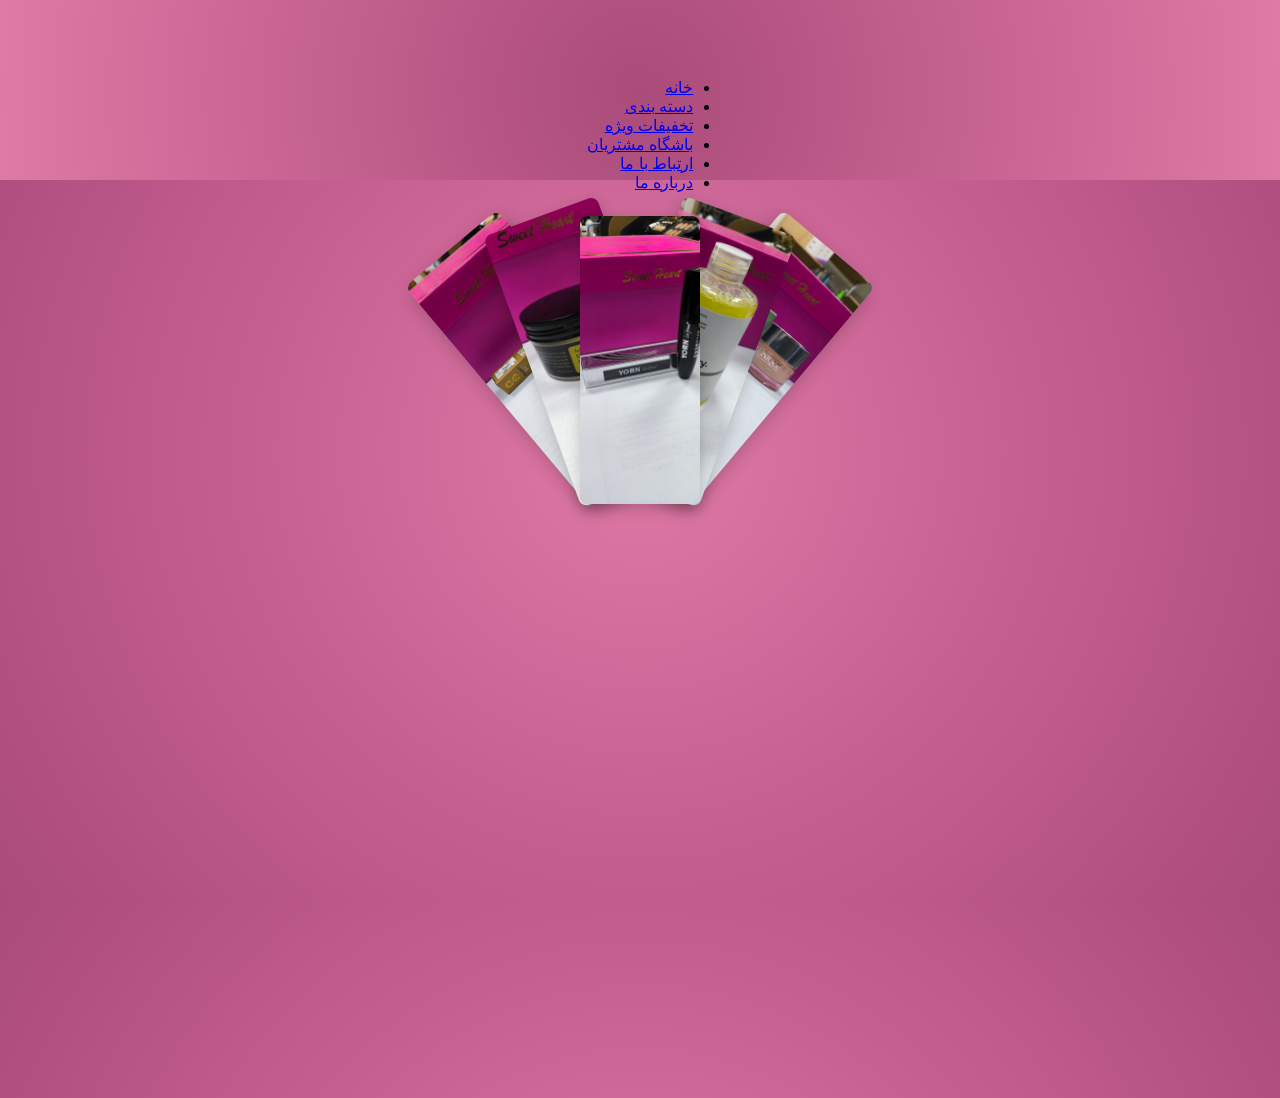
<file: frontend/publick/index.html>
<!doctype html>
<html lang="fa" dir="rtl">
  <head>
    <meta charset="UTF-8" />
    <meta
      name="viewport"
      content="width=device-width, initial-scale=1.0, user-scalable=no"
    />
    <title>Djavu</title>
    <link rel="stylesheet" href="../shared/main.css" />
    <link rel="stylesheet" href="style.css" />
  </head>

  <body>
    <header>
      <div class="mobile-header">
  <div class="mobile-top-header">
    <div class="logo">
      <span>DEJAVU</span>
    </div>

    <div class="off">
      <button class="discount-btn">
        <svg width="16" height="16" viewBox="0 0 24 24" fill="none" xmlns="http://www.w3.org/2000/svg">
          <path d="M12 2L15 8.5L22 9.5L17 14L18.5 21L12 17.5L5.5 21L7 14L2 9.5L9 8.5L12 2Z" stroke="white" stroke-width="1.5" fill="none"/>
          <path d="M12 5L13.5 9L17.5 9.5L14.5 12L15.5 16L12 14L8.5 16L9.5 12L6.5 9.5L10.5 9L12 5Z" fill="white" opacity="0.8"/>
        </svg>
        تخفیفات ویژه
      </button>
    </div>
  </div>

  <div class="mobile-bottom-header">
    <div class="search">
      <form class="search-form">
        <button type="submit" class="search-btn">
          <svg width="18" height="18" viewBox="0 0 24 24" fill="none" xmlns="http://www.w3.org/2000/svg">
            <path d="M21 21L16.5 16.5M19 10.5C19 15.1944 15.1944 19 10.5 19C5.80558 19 2 15.1944 2 10.5C2 5.80558 5.80558 2 10.5 2C15.1944 2 19 5.80558 19 10.5Z" stroke="white" stroke-width="1.5" stroke-linecap="round" fill="none"/>
          </svg>
        </button>
        <input type="text" class="search-input" placeholder="جستجوی محصولات ...">
      </form>
    </div>
  </div>
</div>

      <div class="desktop-header">
        <div class="header-top"></div>
        <div class="header-bottom">
          <!-- منوی دسکتاپ -->
          <nav class="desktop-menu">
            <ul class="nav-links">
              <li><a href="#">خانه</a></li>
              <li><a href="#">دسته بندی</a></li>
              <li><a href="#">تخفیفات ویژه</a></li>
              <li><a href="#">باشگاه مشتریان</a></li>
              <li><a href="#">ارتباط با ما</a></li>
              <li><a href="#">درباره ما</a></li>
            </ul>
          </nav>
        </div>
    </header>

    <div class="body-container">
      <div class="collection-gallery">
        <div class="main-picture"></div>
        <div class="main-picture"></div>
        <div class="main-picture"></div>
        <div class="main-picture"></div>
        <div class="main-picture"></div>
      </div>
    </div>

    <div class="tabbar-container">
      <div class="tabbar">
        <li>
          <a href="index.html" class="tabbar-link">
            <svg width="30" height="30" viewBox="0 0 24 24" fill="none" xmlns="http://www.w3.org/2000/svg">
             <path d="M3 9L12 3L21 9V20H15V14H9V20H3V9Z" stroke="white" stroke-width="1.5" stroke-linecap="round" stroke-linejoin="round" fill="none"/>
            </svg>
            <span>خانه</span>
          </a>
        </li>
        <li>
          <a href="#" class="tabbar-link">
            <svg width="30" height="30" viewBox="0 0 24 24" fill="none" xmlns="http://www.w3.org/2000/svg">
              <rect x="3" y="3" width="7" height="7" rx="1.5" stroke="white" stroke-width="1.5" fill="none"/>
              <rect x="14" y="3" width="7" height="7" rx="1.5" stroke="white" stroke-width="1.5" fill="none"/>
              <rect x="3" y="14" width="7" height="7" rx="1.5" stroke="white" stroke-width="1.5" fill="none"/>
              <rect x="14" y="14" width="7" height="7" rx="1.5" stroke="white" stroke-width="1.5" fill="none"/>
            </svg>
            <span>دسته بندی</span>
          </a>
        </li>
        <li>
          <a href="pages/basket.html" class="tabbar-link">
            <svg width="30" height="30" viewBox="0 0 24 24" fill="none" xmlns="http://www.w3.org/2000/svg">
              <path d="M6 6H20L18 15H7L6 6ZM6 6L5 3H2" stroke="white" stroke-width="1.5" stroke-linecap="round" stroke-linejoin="round" fill="none"/>
              <circle cx="8" cy="18" r="1.5" stroke="white" stroke-width="1.5" fill="none"/>
              <circle cx="17" cy="18" r="1.5" stroke="white" stroke-width="1.5" fill="none"/>
              <line x1="10" y1="9" x2="16" y2="9" stroke="white" stroke-width="1.5" stroke-linecap="round"/>
            </svg>
            <span>سبد خرید</span>
          </a>
        </li>
        <li>
          <a href="#" class="tabbar-link">
            <svg width="30" height="30" viewBox="0 0 24 24" fill="none" xmlns="http://www.w3.org/2000/svg">
              <circle cx="12" cy="8" r="4" stroke="white" stroke-width="1.5" fill="none"/>
              <path d="M5 20V19C5 15.7 7.7 13 11 13H13C16.3 13 19 15.7 19 19V20" stroke="white" stroke-width="1.5" stroke-linecap="round" fill="none"/>
            </svg>
            <span>پروفایل</span>
          </a>
        </li>
      </div>
    </div>

    <script src="js/main.js"></script>
  </body>
</html>
</file>
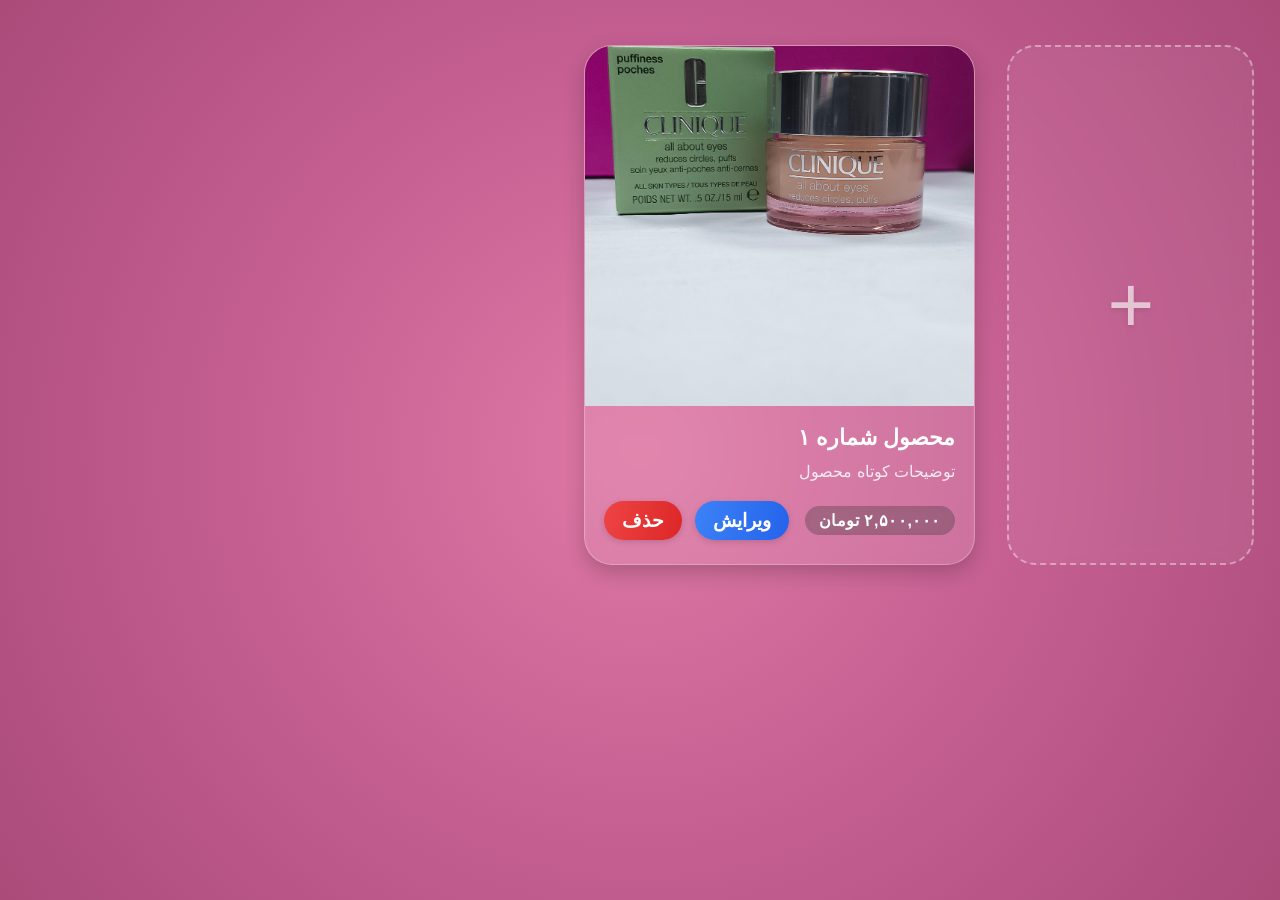
<file: frontend/admin/pages/managment.html>
<!doctype html>
<html lang="fa" dir="rtl">
  <head>
    <meta charset="UTF-8" />
    <meta name="viewport" content="width=device-width, initial-scale=1.0" />
    <title>Djavu</title>
    <link rel="stylesheet" href="../../shared/main.css" />
    <link rel="stylesheet" href="../../shared/list-products.css" />
  </head>
  <body>
    <div class="product-collection">
      <!-- دکمه افزودن محصول -->
      <div class="box-product">
        <a href="#" class="add-product-link">
          <div class="plus-container">
            <span>+</span>
          </div>
        </a>
      </div>

      <div class="box-product">
        <div class="product-card">
          <div class="product-image product-n1"></div>
          <div class="product-info">
            <h3 class="product-name">محصول شماره ۱</h3>
            <p class="product-desc">توضیحات کوتاه محصول</p>
            <div class="product-footer">
              <span class="product-price">۲,۵۰۰,۰۰۰ تومان</span>
              <div class="product-actions">
                <button class="product-btn btn-edit">ویرایش</button>
                <button class="product-btn btn-delete">حذف</button>
              </div>
            </div>
          </div>
        </div>
      </div>
    </div>
  </body>
</html>
</file>
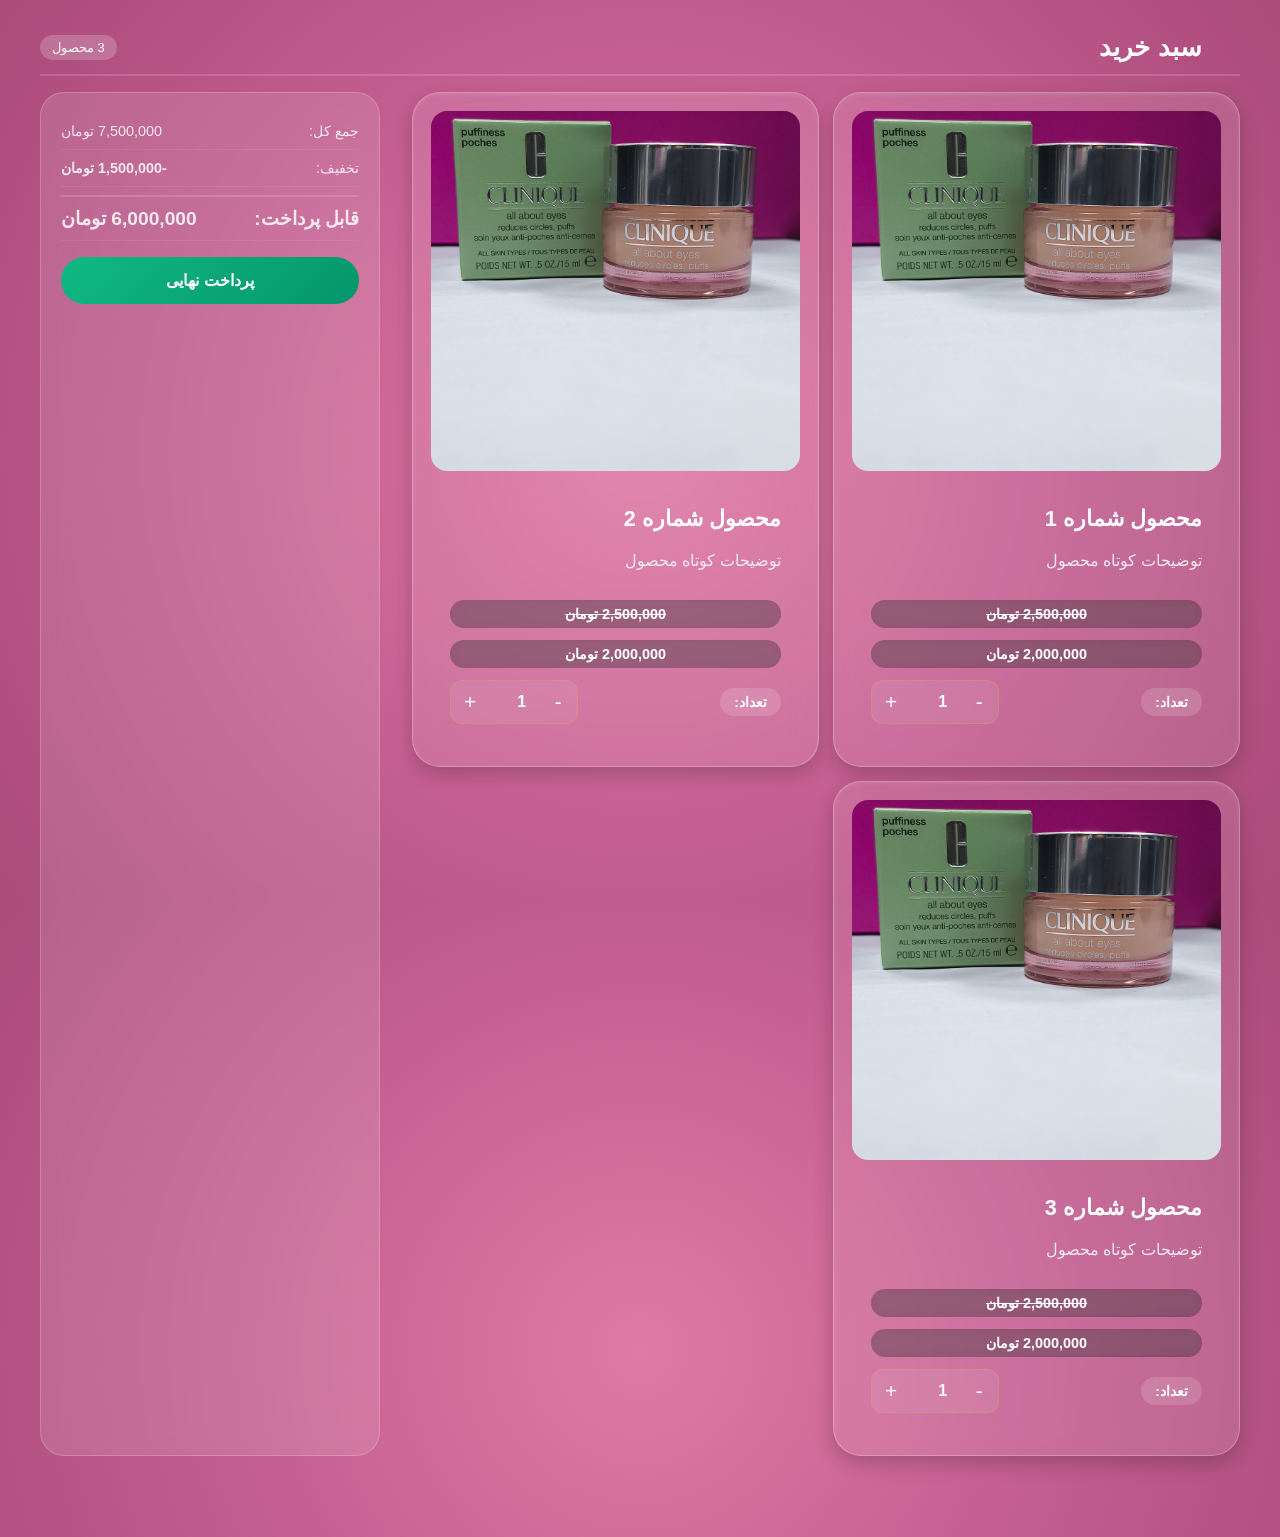
<file: frontend/publick/pages/basket.html>
<!doctype html>
<html lang="fa" dir="rtl">
  <head>
    <meta charset="UTF-8" />
    <meta name="viewport" content="width=device-width, initial-scale=1.0" />
    <title>DEJAVU</title>
    <link rel="stylesheet" href="../../shared/main.css" />
    <link rel="stylesheet" href="../styles/basket.css" />
    <link rel="stylesheet" href="../../shared/list-products.css" />
  </head>
  <body>
    <div class="basket-container">
      <div class="basket-header">
        <h2>سبد خرید</h2>
        <span class="item-count">3 محصول</span>
      </div>

      <div class="basket-content">
        <div class="basket-items">
          <div class="body-basket">
            <div class="box-product">
              <div class="product-card">
                <div class="product-image product-n1"></div>
                <div class="product-info">
                  <h3 class="product-name">محصول شماره 1</h3>
                  <p class="product-desc">توضیحات کوتاه محصول</p>
                  <div class="basket-product-footer">
                    <span class="basket-product-price">2,500,000 تومان</span>
                    <span class="basket-product-price-off"
                      >2,000,000 تومان</span
                    >
                    <div class="product-actions">
                      <span class="number-text">تعداد:</span>

                      <div class="purchase-section">
                        <div class="quantity-selector">
                          <button class="qty-btn" onclick="decreaseQty()">
                            -
                          </button>
                          <input
                            type="number"
                            id="quantity"
                            value="1"
                            min="1"
                            max="10"
                            readonly
                          />
                          <button class="qty-btn" onclick="increaseQty()">
                            +
                          </button>
                        </div>
                      </div>
                    </div>
                  </div>
                </div>
              </div>
            </div>

            <div class="box-product">
              <div class="product-card">
                <div class="product-image product-n1"></div>
                <div class="product-info">
                  <h3 class="product-name">محصول شماره 2</h3>
                  <p class="product-desc">توضیحات کوتاه محصول</p>
                  <div class="basket-product-footer">
                    <span class="basket-product-price">2,500,000 تومان</span>
                    <span class="basket-product-price-off"
                      >2,000,000 تومان</span
                    >
                    <div class="product-actions">
                      <span class="number-text">تعداد:</span>

                      <div class="purchase-section">
                        <div class="quantity-selector">
                          <button class="qty-btn" onclick="decreaseQty()">
                            -
                          </button>
                          <input
                            type="number"
                            id="quantity"
                            value="1"
                            min="1"
                            max="10"
                            readonly
                          />
                          <button class="qty-btn" onclick="increaseQty()">
                            +
                          </button>
                        </div>
                      </div>
                    </div>
                  </div>
                </div>
              </div>
            </div>

            <div class="box-product">
              <div class="product-card">
                <div class="product-image product-n1"></div>
                <div class="product-info">
                  <h3 class="product-name">محصول شماره 3</h3>
                  <p class="product-desc">توضیحات کوتاه محصول</p>
                  <div class="basket-product-footer">
                    <span class="basket-product-price">2,500,000 تومان</span>
                    <span class="basket-product-price-off"
                      >2,000,000 تومان</span
                    >
                    <div class="product-actions">
                      <span class="number-text">تعداد:</span>

                      <div class="purchase-section">
                        <div class="quantity-selector">
                          <button class="qty-btn" onclick="decreaseQty()">
                            -
                          </button>
                          <input
                            type="number"
                            id="quantity"
                            value="1"
                            min="1"
                            max="10"
                            readonly
                          />
                          <button class="qty-btn" onclick="increaseQty()">
                            +
                          </button>
                        </div>
                      </div>
                    </div>
                  </div>
                </div>
              </div>
            </div>
          </div>
        </div>

        <div class="basket-summary">
          <div class="summary-row">
            <span>جمع کل:</span>
            <span>7,500,000 تومان</span>
          </div>
          <div class="summary-row">
            <span>تخفیف:</span>
            <span class="discount">-1,500,000 تومان</span>
          </div>
          <div class="summary-row total-price">
            <span>قابل پرداخت:</span>
            <span>6,000,000 تومان</span>
          </div>
          <button class="checkout-btn">پرداخت نهایی</button>
        </div>
      </div>
    </div>
    <div class="tabbar-container">
      <div class="tabbar">
        <li>
          <a href="../index.html" class="tabbar-link">
            <svg
              width="30"
              height="30"
              viewBox="0 0 24 24"
              fill="none"
              xmlns="http://www.w3.org/2000/svg"
            >
              <path
                d="M3 9L12 3L21 9V20H15V14H9V20H3V9Z"
                stroke="white"
                stroke-width="1.5"
                stroke-linecap="round"
                stroke-linejoin="round"
                fill="none"
              />
            </svg>
            <span>خانه</span>
          </a>
        </li>
        <li>
          <a href="#" class="tabbar-link">
            <svg
              width="30"
              height="30"
              viewBox="0 0 24 24"
              fill="none"
              xmlns="http://www.w3.org/2000/svg"
            >
              <rect
                x="3"
                y="3"
                width="7"
                height="7"
                rx="1.5"
                stroke="white"
                stroke-width="1.5"
                fill="none"
              />
              <rect
                x="14"
                y="3"
                width="7"
                height="7"
                rx="1.5"
                stroke="white"
                stroke-width="1.5"
                fill="none"
              />
              <rect
                x="3"
                y="14"
                width="7"
                height="7"
                rx="1.5"
                stroke="white"
                stroke-width="1.5"
                fill="none"
              />
              <rect
                x="14"
                y="14"
                width="7"
                height="7"
                rx="1.5"
                stroke="white"
                stroke-width="1.5"
                fill="none"
              />
            </svg>
            <span>دسته بندی</span>
          </a>
        </li>
        <li>
          <a href="basket.html" class="tabbar-link">
            <svg
              width="30"
              height="30"
              viewBox="0 0 24 24"
              fill="none"
              xmlns="http://www.w3.org/2000/svg"
            >
              <path
                d="M6 6H20L18 15H7L6 6ZM6 6L5 3H2"
                stroke="white"
                stroke-width="1.5"
                stroke-linecap="round"
                stroke-linejoin="round"
                fill="none"
              />
              <circle
                cx="8"
                cy="18"
                r="1.5"
                stroke="white"
                stroke-width="1.5"
                fill="none"
              />
              <circle
                cx="17"
                cy="18"
                r="1.5"
                stroke="white"
                stroke-width="1.5"
                fill="none"
              />
              <line
                x1="10"
                y1="9"
                x2="16"
                y2="9"
                stroke="white"
                stroke-width="1.5"
                stroke-linecap="round"
              />
            </svg>
            <span>سبد خرید</span>
          </a>
        </li>
        <li>
          <a href="#" class="tabbar-link">
            <svg
              width="30"
              height="30"
              viewBox="0 0 24 24"
              fill="none"
              xmlns="http://www.w3.org/2000/svg"
            >
              <circle
                cx="12"
                cy="8"
                r="4"
                stroke="white"
                stroke-width="1.5"
                fill="none"
              />
              <path
                d="M5 20V19C5 15.7 7.7 13 11 13H13C16.3 13 19 15.7 19 19V20"
                stroke="white"
                stroke-width="1.5"
                stroke-linecap="round"
                fill="none"
              />
            </svg>
            <span>پروفایل</span>
          </a>
        </li>
      </div>
    </div>
  </body>
</html>
</file>
<file: frontend/shared/main.css>
* {
  box-sizing: border-box;
  padding: 0;
  margin: 0;
}

body {
  width: 100vw;
  height: 100vh;
  overflow-x: hidden;
  font-family: "Segoe UI", Tahoma, Geneva, Verdana, sans-serif;
  background: radial-gradient(circle, #df79a5, #c55f92, #aa4b7a);
}

header {
  height: 14vh;
  width: 100vw;
  background: radial-gradient(circle, #aa4b7a, #df79a5);
}

.mobile-top-header {
  height: 7vh;
  width: 100%;
  display: grid;
  align-items: center;
  grid-template-columns: repeat(2, 1fr);
  justify-content: space-between;
}

.mobile-bottom-header {
  height: 7vh;
  width: 100%;
  display: flex;
  justify-content: center;
  align-items: center;
  border-top: 1px solid rgba(255, 255, 255, 1);
}

.search {
  display: flex;
  align-items: center;
  justify-content: center;
}
/* ========== هدر موبایل ========== */
.mobile-header {
  width: 100%;
  height: 100%;
}

.mobile-top-header {
  height: 7vh;
  width: 100%;
  display: grid;
  grid-template-columns: repeat(2, 1fr);
  align-items: center;
  padding: 0 15px;
}

.logo span {
  font-size: 2rem;
  font-weight: bold;
  color: white;
  letter-spacing: 2px;
  text-shadow: 2px 2px 4px rgba(0, 0, 0, 0.2);
}

.off {
  display: flex;
  justify-content: center;
  align-items: center;
}

.discount-btn {
  background: rgba(255, 255, 255, 0.2);
  border: 1px solid rgba(255, 255, 255, 0.3);
  color: white;
  padding: 10px 15px;
  border-radius: 25px;
  font-size: 1.1rem;
  font-weight: 500;
  display: flex;
  align-items: center;
  gap: 6px;
  cursor: pointer;
  transition: all 0.3s ease;
  backdrop-filter: blur(5px);
}

.discount-btn:hover {
  background: rgba(255, 255, 255, 0.35);
  transform: scale(1.02);
}

.mobile-bottom-header {
  height: 7vh;
  width: 100%;
  display: flex;
  justify-content: center;
  align-items: center;
  border-top: 1px solid rgba(255, 255, 255, 0.2);
  padding: 0 15px;
}

.search {
  width: 100%;
  display: flex;
  justify-content: center;
}

.search-form {
  width: 90%;
  display: flex;
  align-items: center;
  background: rgba(255, 255, 255, 0.15);
  border-radius: 30px;
  padding: 5px 15px;
  backdrop-filter: blur(5px);
  transition: all 0.3s ease;
}

.search-form:focus-within {
  background: rgba(255, 255, 255, 0.25);
  box-shadow: 0 0 10px rgba(255, 255, 255, 0.2);
}

.search-btn {
  background: none;
  border: none;
  display: flex;
  align-items: center;
  justify-content: center;
  cursor: pointer;
  padding: 5px;
  margin-left: 8px;
}

.search-input {
  flex: 1;
  background: transparent;
  border: none;
  outline: none;
  color: white;
  font-size: 14px;
  padding: 8px 0;
}

.search-input::placeholder {
  color: rgba(255, 255, 255, 0.7);
  font-size: 13px;
}

.logo {
  display: flex;
  align-items: center;
  justify-content: center;
}

.off {
  display: flex;
  align-items: center;
  justify-content: center;
}

.desktop-header {
  display: none;
}

.tabbar-container {
  position: sticky;
  bottom: 0;
  height: 9vh;
  width: 100%;
  display: flex;
  align-items: center;
  justify-content: center;
}

.tabbar {
  height: 100%;
  width: 80%;
  border-radius: 50px;
  margin-bottom: 40px;
  background: radial-gradient(circle, #aa4b7a, #df79a5);
  display: grid;
  grid-template-columns: repeat(4, 1fr);
  gap: 10px;
  align-items: center;
  justify-content: center;
}

.tabbar-link {
  display: flex;
  flex-direction: column;
  align-items: center;
  justify-content: center;
  text-decoration: none;
  color: white;
  gap: 5px;
}

.tabbar-link span {
  font-size: 12px;
  color: white;
}

.tabbar li {
  display: flex;
  align-items: center;
  justify-content: center;
  list-style: none;
}

@media (min-width: 1200px) {
  .tabbar {
    display: none;
  }
  header {
    height: 20vh;
  }
  /* مخفی کردن دکمه همبرگر در دسکتاپ */
  .desktop-header {
    display: flex;
    height: 100%;
    width: 100%;
    flex-direction: column;
  }

  /* نمایش منوی دسکتاپ */
  .desktop-menu {
    display: flex;
  }

  /* مخفی کردن منوی همبرگر در دسکتاپ */
  .mobile-header {
    display: none;
  }
  .desktop-menu {
    width: 100%;
    display: flex;
    justify-content: center;
  }

  .header-top {
    height: 50%;
    width: 100vw;
    display: flex;
    justify-content: right;
    align-items: center;
    padding: 0 20px;
  }

  .header-bottom {
    height: 50%;
    width: 100vw;
    display: flex;
    align-items: center;
    justify-content: center;
  }
}
</file>
<file: frontend/publick/style.css>
.body-container {
  height: 93vh;
  width: 100%;
}

.collection-gallery {
  height: 40vh;
  width: 100%;
  display: flex;
  align-items: center;
  justify-content: center;
  position: relative;
  overflow: visible;
  transition: all 0.5s cubic-bezier(0.4, 0, 0.2, 1);
}

.collection-gallery.open .main-picture {
  margin-right: 5px !important;
  transform: rotate(0deg) !important;
  margin-bottom: 0 !important;
  width: 18vw !important;
  transition: all 0.5s cubic-bezier(0.4, 0, 0.2, 1);
}

.main-picture {
  width: 120px;
  height: 80%;
  background-color: white;
  transform-origin: bottom center;
  transition: all 0.5s cubic-bezier(0.4, 0, 0.2, 1);
  box-shadow: 0 5px 15px rgba(0, 0, 0, 0.2);
  border-radius: 8px;
  margin-right: -118px;
  position: relative;
  cursor: pointer;
}

.main-picture:first-child {
  margin-right: 0;
}

.main-picture:nth-child(1) {
  transform: rotate(47deg);
  z-index: 1;
  margin-bottom: 85px;
  background-image: url(../publick/Assets/images/1.jpg);
  background-size: cover;
}

.main-picture:nth-child(2) {
  transform: rotate(22.5deg);
  z-index: 2;
  margin-bottom: 40px;
  background-image: url(../publick/Assets/images/2.jpg);
  background-size: cover;
}

.main-picture:nth-child(3) {
  transform: rotate(0deg);
  z-index: 3;
  margin-bottom: 0;
  background-image: url(../publick/Assets/images/3.jpg);
  background-size: cover;
}

.main-picture:nth-child(4) {
  transform: rotate(-22.5deg);
  z-index: 2;
  margin-bottom: 44px;
  background-image: url(../publick/Assets/images/4.jpg);
  background-size: cover;
}

.main-picture:nth-child(5) {
  transform: rotate(-47deg);
  z-index: 1;
  margin-bottom: 85px;
  margin-right: -118px;
  background-image: url(../publick/Assets/images/5.jpg);
  background-size: cover;
}

.main-picture:nth-child(1),
.main-picture:nth-child(5) {
  box-shadow: 0 8px 20px rgba(0, 0, 0, 0.25);
}

.collection-gallery.open .main-picture:first-child {
  margin-right: 0 !important;
}

.collection-gallery.open {
  gap: 5px;
}

.main-picture:hover {
  transform: scale(1.05);
  z-index: 10;
  box-shadow: 0 10px 25px rgba(0, 0, 0, 0.3);
  transition: all 0.3s ease;
}

.collection-gallery.open .main-picture {
  width: 75px;
  margin-right: 3px !important;
}

.collection-gallery.open .main-picture:first-child {
  margin-right: 0 !important;
}

.main-picture:nth-child(1) {
  transform: rotate(40deg);
  margin-bottom: 70px;
}

.main-picture:nth-child(2) {
  transform: rotate(20deg);
  margin-bottom: 35px;
}

.main-picture:nth-child(4) {
  transform: rotate(-20deg);
  margin-bottom: 35px;
}

.main-picture:nth-child(5) {
  transform: rotate(-40deg);
  margin-bottom: 70px;
}
</file>
<file: frontend/shared/list-products.css>
/* ==========================================
                VARIABLES & RESET
   ========================================== */
* {
  margin: 0;
  padding: 0;
  box-sizing: border-box;
}

/* ==========================================
        PRODUCT COLLECTION - GRID LAYOUT
   ========================================== */
.product-collection {
  display: grid;
  grid-template-columns: 1fr;
  gap: 1.8rem;
  width: 100%;
  max-width: 1400px;
  margin: 0 auto;
  padding: 3vh 5vw;
}

/* ==========================================
                  BOX PRODUCT
   ========================================== */
.box-product {
  width: 100%;
  min-height: 50vh;
  animation: fadeInUp 0.5s ease backwards;
}

/* ==========================================
                PRODUCT CARD
   ========================================== */
.product-card {
  width: 100%;
  height: 100%;
  min-height: 520px;
  background: rgba(255, 255, 255, 0.1);
  backdrop-filter: blur(12px);
  border-radius: 28px;
  overflow: hidden;
  box-shadow:
    0 8px 20px rgba(0, 0, 0, 0.2),
    0 2px 4px rgba(255, 255, 255, 0.1) inset;
  transition: all 0.35s cubic-bezier(0.2, 0.9, 0.4, 1.1);
  border: 1px solid rgba(255, 255, 255, 0.25);
  display: flex;
  flex-direction: column;
}

.product-card:hover {
  transform: translateY(-8px);
  box-shadow: 0 20px 35px rgba(0, 0, 0, 0.3);
  background: rgba(255, 255, 255, 0.18);
  border-color: rgba(255, 255, 255, 0.45);
}

/* ==========================================
                PRODUCT IMAGE
   ========================================== */
.product-image {
  background-image: url(../publick/Assets/images/1.jpg);
  width: 100%;
  height: 40vh;
  background-size: cover;
  background-position: center;
  background-repeat: no-repeat;
  transition: transform 0.5s ease;
}

.product-card:hover .product-image {
  transform: scale(1.02);
}

/* ==========================================
              PRODUCT INFO
   ========================================== */
.product-info {
  padding: 1.2rem 1.2rem 1.5rem;
  flex: 1;
  display: flex;
  flex-direction: column;
  justify-content: center;
}

.product-name {
  font-size: 1.35rem;
  font-weight: 700;
  color: #fff;
  margin-bottom: 0.6rem;
}

.product-desc {
  font-size: 1rem;
  margin-bottom: 1.2rem;
  color: rgba(255, 255, 255, 0.85);
  line-height: 1.4;
  margin-bottom: 1rem;
  display: -webkit-box;
  -webkit-box-orient: vertical;
  overflow: hidden;
}

/* ==========================================
                PRODUCT FOOTER
   ========================================== */
.product-footer {
  display: flex;
  flex-direction: column;
  gap: 1rem;
  margin-top: auto;
}

.product-price {
  font-weight: 700;
  color: white;
  background: rgba(0, 0, 0, 0.25);
  display: inline-block;
  padding: 0.2rem 0.7rem;
  border-radius: 40px;
  width: 100%;
  display: flex;
  justify-content: center;
  letter-spacing: 0.5px;
  backdrop-filter: blur(4px);
  font-size: 1.2rem;
  padding: 0.3rem 0.9rem;
  white-space: nowrap;
}

.product-actions {
  display: flex;
  gap: 0.8rem;
  width: 100%;
}
.btn-edit,
.btn-delete {
  padding: 10px 14px;
  font-size: 0.9rem;
}

/* ==========================================
                  EDIT BTN
   ========================================== */
.btn-edit {
  flex: 1;
  background: linear-gradient(105deg, #3b82f6, #2563eb);
  border: none;
  padding: 8px 12px;
  border-radius: 40px;
  color: white;
  font-weight: 600;
  font-size: 1.2rem;
  cursor: pointer;
  transition: all 0.25s ease;
  box-shadow: 0 2px 6px rgba(0, 0, 0, 0.15);
}

.btn-edit:hover {
  background: linear-gradient(105deg, #60a5fa, #3b82f6);
  transform: scale(0.98);
  box-shadow: 0 4px 12px rgba(59, 130, 246, 0.4);
}

/* ==========================================
                DELETE BTN
   ========================================== */
.btn-delete {
  flex: 1;
  background: linear-gradient(105deg, #ef4444, #dc2626);
  border: none;
  padding: 8px 12px;
  border-radius: 40px;
  color: white;
  font-weight: 600;
  font-size: 1.2rem;
  cursor: pointer;
  transition: all 0.25s ease;
  box-shadow: 0 2px 6px rgba(0, 0, 0, 0.15);
}

.btn-delete:hover {
  background: linear-gradient(105deg, #f87171, #ef4444);
  transform: scale(0.98);
  box-shadow: 0 4px 12px rgba(239, 68, 68, 0.4);
}

/* ==========================================
                PLUS CONTAINER
   ========================================== */
.add-product-link {
  display: block;
  width: 100%;
  height: 100%;
  text-decoration: none;
}

.plus-container {
  width: 100%;
  height: 100%;
  min-height: 320px;
  background: rgba(255, 255, 255, 0.06);
  border-radius: 28px;
  transition: all 0.35s cubic-bezier(0.2, 0.9, 0.4, 1.1);
  backdrop-filter: blur(10px);
  border: 2px dashed rgba(255, 255, 255, 0.4);
  display: flex;
  align-items: center;
  justify-content: center;
  cursor: pointer;
}

.plus-container span {
  font-size: 3.8rem;
  font-weight: 300;
  color: rgba(255, 255, 255, 0.65);
  transition: all 0.3s ease;
  user-select: none;
  text-shadow: 0 2px 5px rgba(0, 0, 0, 0.1);
}

.add-product-link:hover .plus-container {
  background: rgba(255, 215, 235, 0.2);
  border-color: #ffb7d2;
  transform: translateY(-8px) scale(1.01);
  box-shadow: 0 20px 35px rgba(0, 0, 0, 0.25);
}

.add-product-link:hover .plus-container span {
  color: #ffffff;
  transform: scale(1.08);
  text-shadow: 0 0 12px rgba(255, 220, 150, 0.8);
}

/* ==========================================
              ANIMATIONS
   ========================================== */
@keyframes fadeInUp {
  from {
    opacity: 0;
    transform: translateY(30px);
  }
  to {
    opacity: 1;
    transform: translateY(0);
  }
}

/* ==========================================
   RESPONSIVE
   ========================================== */
@media (min-width: 480px) {
  .product-collection {
    grid-template-columns: repeat(2, 1fr);
    gap: 1.5rem;
  }
  .plus-container {
    min-height: 280px;
  }
  .plus-container span {
    font-size: 3.2rem;
  }
}

/* ==========================================
   RESPONSIVE - 768px+ (3 ستون)
   ========================================== */
@media (min-width: 768px) {
  .product-collection {
    padding: 4vh 3vw;
  }
  .plus-container {
    min-height: 340px;
  }
  .plus-container span {
    font-size: 4rem;
  }
  .product-footer {
    flex-direction: row;
    align-items: center;
    justify-content: space-between;
  }
  .product-actions {
    width: auto;
  }
  .btn-edit,
  .btn-delete {
    flex: none;
    padding: 8px 18px;
  }
  .product-price {
    width: fit-content;
    font-size: 1rem;
  }
}

/* ==========================================
   RESPONSIVE - 1200px+ (4 ستون)
   ========================================== */
@media (min-width: 1200px) {
  .product-collection {
    grid-template-columns: repeat(4, 1fr);
    gap: 2rem;
    padding: 5vh 2vw;
  }
  .plus-container {
    min-height: 380px;
  }
  .plus-container span {
    font-size: 5rem;
  }
}
</file>
<file: frontend/publick/styles/basket.css>
/* ==========================================
   BASKET.CSS - Mobile First Approach
   ========================================== */

/* ==========================================
                VARIABLES
   ========================================== */
:root {
  --color-cream: #fff5e6;
  --color-gold: #d3b03b;
  --color-gold-dark: #b8922a;
  --color-danger: #ef4444;
  --color-success: #10b981;
  --color-warning: #f59e0b;
  --transition-default: all 0.25s ease;
  --shadow-sm: 0 4px 12px rgba(0, 0, 0, 0.1);
  --shadow-md: 0 8px 20px rgba(0, 0, 0, 0.15);
  --blur-bg: blur(12px);
}

* {
  margin: 0;
  padding: 0;
  box-sizing: border-box;
}

/* ==========================================
         MOBILE FIRST - BASE (0-480px)
   ========================================== */
body {
  background: radial-gradient(circle, #df79a5, #c55f92, #aa4b7a);
  padding: 12px;
  min-height: 100vh;
}

.basket-container {
  width: 100%;
  margin: 0 auto;
}

/* ==========================================
                BASKET HEADER
   ========================================== */
.basket-header {
  display: flex;
  justify-content: space-between;
  align-items: center;
  margin-bottom: 16px;
  padding-bottom: 12px;
  border-bottom: 2px solid rgba(255, 255, 255, 0.15);
}

.basket-header h2 {
  padding-right: 3vw;
  color: white;
  font-size: 1.4rem;
  font-weight: 700;
}

.item-count {
  background: rgba(255, 255, 255, 0.2);
  padding: 5px 12px;
  border-radius: 40px;
  font-size: 0.8rem;
  color: white;
  backdrop-filter: var(--blur-bg);
}

/* ==========================================
                BASKET DETAIL
   ========================================== */
.basket-content {
  display: flex;
  flex-direction: column;
  gap: 16px;
}

/* ==========================================
                BASKET ITEMS
   ========================================== */
.body-basket {
  display: flex;
  flex-direction: column;
  gap: 14px;
}

.box-product {
  animation: slideIn 0.4s ease backwards;
}

.product-card {
  background: rgba(255, 255, 255, 0.1);
  backdrop-filter: var(--blur-bg);
  border-radius: 20px;
  padding: 14px;
  border: 1px solid rgba(255, 255, 255, 0.2);
  display: flex;
  flex-direction: column;
  gap: 12px;
  transition: var(--transition-default);
}

.product-card:active {
  transform: scale(0.99);
}

.product-image {
  width: 100%;
  height: 180px;
  background-size: cover;
  background-position: center;
  border-radius: 16px;
}

.product-n1 {
  background-image: url("https://picsum.photos/id/20/400/300");
}

.product-info {
  display: flex;
  flex-direction: column;
  gap: 8px;
}

.product-name {
  font-size: 1.1rem;
  font-weight: 700;
  color: white;
}

.product-desc {
  font-size: 0.8rem;
  color: rgba(255, 255, 255, 0.75);
  line-height: 1.4;
}

.basket-product-footer {
  display: flex;
  flex-direction: column;
  gap: 12px;
  margin-top: 4px;
}

.basket-product-price-off,
.basket-product-price {
  font-weight: 700;
  color: white;
  background: rgba(0, 0, 0, 0.3);
  padding: 6px 12px;
  border-radius: 40px;
  font-size: 0.9rem;
  text-align: center;
  backdrop-filter: blur(4px);
  width: 100%;
}

.basket-product-price {
  text-decoration: line-through;
}

.product-actions {
  display: flex;
  align-items: center;
  justify-content: space-between;
}

.number-text {
  background: rgba(255, 255, 255, 0.15);
  padding: 6px 14px;
  border-radius: 40px;
  color: white;
  font-weight: 600;
  font-size: 0.85rem;
}

.purchase-section {
  display: flex;
  align-items: center;
  gap: 8px;
}

.quantity-selector {
  display: flex;
  align-items: center;
  background: rgba(255, 255, 255, 0.08);
  border: 1px solid rgba(211, 176, 59, 0.3);
  border-radius: 12px;
  overflow: hidden;
}

.qty-btn {
  background: transparent;
  border: none;
  color: white;
  width: 38px;
  height: 42px;
  font-size: 1.3rem;
  cursor: pointer;
  transition: var(--transition-default);
}

.qty-btn:active {
  background: rgba(211, 176, 59, 0.3);
}

.quantity-selector input {
  width: 50px;
  text-align: center;
  border: none;
  background: transparent;
  color: white;
  font-size: 1rem;
  font-weight: 600;
  font-family: inherit;
}

.remove-item {
  background: rgba(239, 68, 68, 0.15);
  border: 1px solid rgba(239, 68, 68, 0.3);
  color: #f87171;
  padding: 6px 14px;
  border-radius: 40px;
  cursor: pointer;
  font-size: 0.8rem;
  transition: var(--transition-default);
}

.remove-item:active {
  background: var(--color-danger);
  color: white;
}

.basket-summary {
  background: rgba(255, 255, 255, 0.12);
  backdrop-filter: var(--blur-bg);
  border-radius: 24px;
  padding: 16px;
  border: 1px solid rgba(255, 255, 255, 0.2);
  margin-top: 8px;
}

.summary-title {
  color: white;
  font-size: 1.2rem;
  margin-bottom: 12px;
  padding-bottom: 10px;
  border-bottom: 2px solid rgba(255, 255, 255, 0.15);
}

.summary-row {
  display: flex;
  justify-content: space-between;
  padding: 10px 0;
  border-bottom: 1px solid rgba(255, 255, 255, 0.08);
  color: rgba(255, 255, 255, 0.85);
  font-size: 0.9rem;
}

.discount {
  color: rgba(255, 255, 255, 0.85);
  font-weight: 600;
}

.total-price {
  font-size: 1.2rem;
  font-weight: bold;
  color: rgba(255, 255, 255, 0.85);
  margin-top: 8px;
  padding-top: 10px;
  border-top: 2px solid rgba(255, 255, 255, 0.15);
}

.checkout-btn {
  width: 100%;
  margin-top: 16px;
  background: linear-gradient(135deg, var(--color-success), #059669);
  border: none;
  padding: 14px;
  border-radius: 50px;
  color: white;
  font-weight: bold;
  font-size: 1rem;
  cursor: pointer;
  transition: var(--transition-default);
}

.checkout-btn:active {
  transform: scale(0.98);
}

.shipping-options {
  margin-top: 16px;
  padding: 12px;
  background: rgba(255, 255, 255, 0.05);
  border-radius: 18px;
}

.shipping-title {
  color: rgba(255, 255, 255, 0.8);
  font-size: 0.85rem;
  margin-bottom: 10px;
  font-weight: 600;
}

.shipping-option {
  display: flex;
  align-items: center;
  gap: 10px;
  padding: 8px;
  cursor: pointer;
  border-radius: 12px;
  color: rgba(255, 255, 255, 0.8);
  font-size: 0.8rem;
}

.shipping-option:active {
  background: rgba(255, 255, 255, 0.1);
}

@keyframes slideIn {
  from {
    opacity: 0;
    transform: translateY(20px);
  }
  to {
    opacity: 1;
    transform: translateY(0);
  }
}

/* ==========================================
         EMPTY BASKET STATE
   ========================================== */
.empty-basket {
  display: flex;
  flex-direction: column;
  align-items: center;
  justify-content: center;
  padding: 48px 24px;
  text-align: center;
  background: rgba(255, 255, 255, 0.1);
  backdrop-filter: var(--blur-bg);
  border-radius: 28px;
  min-height: 60vh;
}

.empty-basket-icon {
  font-size: 4rem;
  margin-bottom: 16px;
  opacity: 0.6;
}

.empty-basket h3 {
  color: white;
  font-size: 1.3rem;
  margin-bottom: 8px;
}

.empty-basket p {
  color: rgba(255, 255, 255, 0.7);
  font-size: 0.9rem;
}

/* ==========================================
         UTILITY & HELPER CLASSES
   ========================================== */
.text-center {
  text-align: center;
}

.mt-1 {
  margin-top: 4px;
}
.mt-2 {
  margin-top: 8px;
}
.mt-3 {
  margin-top: 16px;
}
.mb-1 {
  margin-bottom: 4px;
}
.mb-2 {
  margin-bottom: 8px;
}
.mb-3 {
  margin-bottom: 16px;
}

.flex {
  display: flex;
}

.flex-col {
  flex-direction: column;
}

.items-center {
  align-items: center;
}

.justify-between {
  justify-content: space-between;
}

.gap-1 {
  gap: 4px;
}
.gap-2 {
  gap: 8px;
}
.gap-3 {
  gap: 16px;
}

/* ==========================================
         DESKTOP (768px - 1024px)
   ========================================== */
@media (min-width: 768px) {
  .basket-header h2 {
    font-size: 1.6rem;
  }

  .product-card {
    flex-direction: row;
    padding: 18px;
    gap: 16px;
  }

  .product-image {
    width: 120px;
    height: 120px;
    flex-shrink: 0;
  }

  .basket-summary {
    padding: 20px;
    position: sticky;
    top: 20px;
    margin-top: 0;
  }
  body {
    padding: 24px;
  }

  .basket-container {
    max-width: 1200px;
  }

  .basket-content {
    display: grid;
    grid-template-columns: 1fr 340px;
    gap: 24px;
    flex-direction: row;
  }

  .product-card:hover {
    transform: translateY(-4px);
    background: rgba(255, 255, 255, 0.18);
  }

  .product-name {
    font-size: 1.2rem;
  }

  .qty-btn:hover {
    background: rgba(211, 176, 59, 0.2);
  }

  .remove-item:hover {
    background: var(--color-danger);
    color: white;
  }

  .checkout-btn:hover {
    transform: translateY(-2px);
    box-shadow: 0 8px 20px rgba(16, 185, 129, 0.3);
  }
}

/* ==========================================
         LARGE DESKTOP (1025px+)
   ========================================== */
@media (min-width: 1200px) {
  body {
    padding: 32px;
  }

  .body-basket {
    display: grid;
    align-items: center;
    justify-content: center;
    grid-template-columns: repeat(2, 1fr);
  }

  .basket-container {
    width: 100%;
  }

  .basket-content {
    gap: 32px;
  }

  .product-name {
    font-size: 1.3rem;
  }

  .product-desc {
    font-size: 0.9rem;
  }
}
</file>
